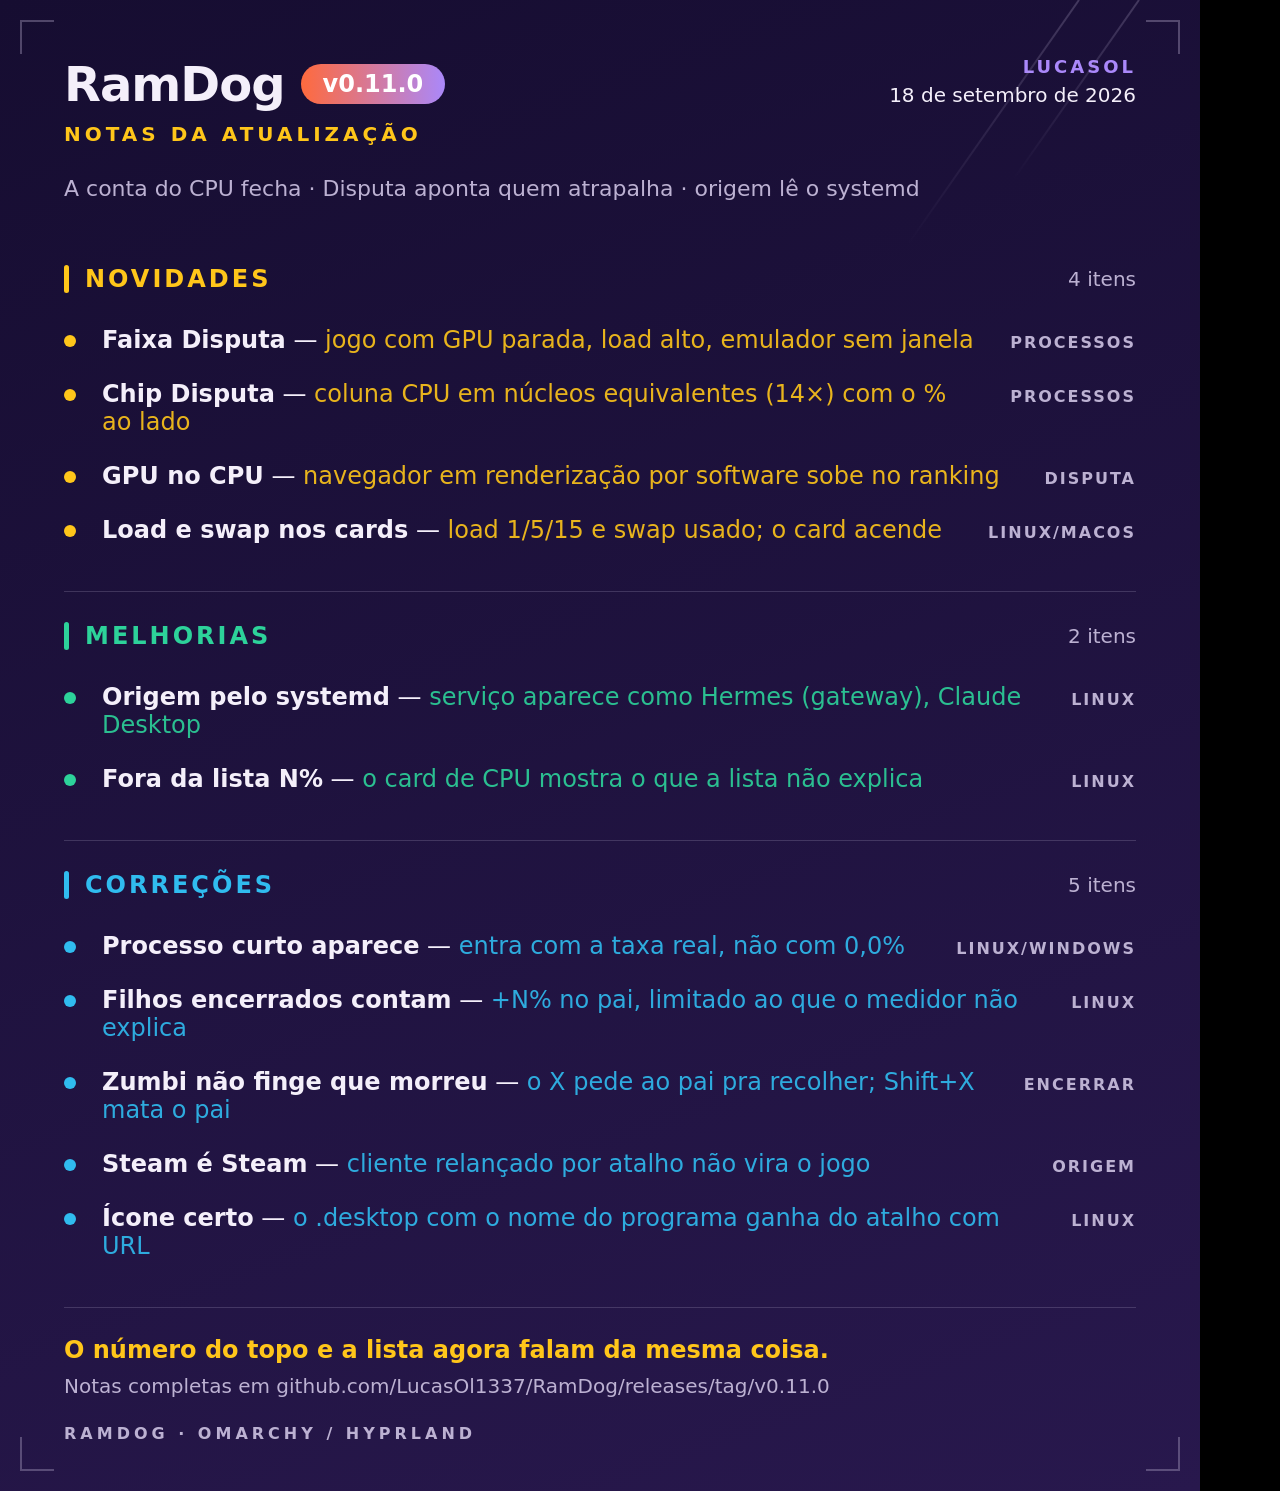
<file: docs/media/banners/patch-0110.html>
<!doctype html>
<html lang="pt-BR">
<head>
<meta charset="utf-8">
<title>RamDog v0.11.0 — notas da atualização</title>
<style>
  @font-face { font-family: "Adwaita Sans"; src: local("Adwaita Sans"); }
  :root {
    --bg0: #160D31; --bg1: #28184D;
    --txt: #F4EFFA; --sub: #BCB1D2; --line: rgba(188,177,210,.22);
    --new: #FFC61A; --imp: #2DD29A; --fix: #30BCEF; --sys: #AA88FA;
  }
  * { box-sizing: border-box; }
  html, body { margin: 0; padding: 0; }
  html { background: #000; }
  body {
    width: 1200px;
    color: var(--txt);
    font-family: "Adwaita Sans", "Inter", "Segoe UI", system-ui, sans-serif;
    -webkit-font-smoothing: antialiased;
  }
  .page { position: relative; padding: 56px 64px 48px; background: linear-gradient(160deg, var(--bg0) 0%, var(--bg1) 100%); }
  .corner { position: absolute; width: 34px; height: 34px; border: 2px solid rgba(188,177,210,.35); }
  .corner.tl { top: 20px; left: 20px; border-right: 0; border-bottom: 0; }
  .corner.tr { top: 20px; right: 20px; border-left: 0; border-bottom: 0; }
  .corner.bl { bottom: 20px; left: 20px; border-right: 0; border-top: 0; }
  .corner.br { bottom: 20px; right: 20px; border-left: 0; border-top: 0; }
  .stripe { position: absolute; top: 0; right: 120px; width: 2px; height: 300px; background: linear-gradient(180deg, rgba(188,177,210,.25), transparent); transform: rotate(35deg); transform-origin: top; }
  .stripe.s2 { right: 60px; height: 220px; }
  header { display: flex; justify-content: space-between; align-items: flex-start; }
  .brand { display: flex; align-items: center; gap: 16px; }
  .brand h1 { margin: 0; font-size: 48px; font-weight: 800; letter-spacing: -1px; }
  .pill { padding: 6px 22px; border-radius: 999px; font-size: 24px; font-weight: 700; color: #fff; background: linear-gradient(90deg, #FF6A3D, #AA88FA); }
  .who { text-align: right; }
  .who .org { color: var(--sys); font-weight: 800; letter-spacing: 3px; font-size: 18px; }
  .who .date { color: var(--txt); font-size: 20px; margin-top: 6px; }
  .kicker { margin-top: 10px; color: var(--new); font-weight: 800; letter-spacing: 4px; font-size: 20px; }
  .lede { margin-top: 30px; color: var(--sub); font-size: 22px; }
  section { border-top: 1px solid var(--line); margin-top: 34px; padding-top: 30px; }
  section:first-of-type { border-top: 0; }
  .head { display: flex; justify-content: space-between; align-items: center; }
  .head .t { display: flex; align-items: center; gap: 16px; font-weight: 800; letter-spacing: 3px; font-size: 24px; }
  .head .bar { width: 5px; height: 28px; border-radius: 3px; }
  .head .n { color: var(--sub); font-size: 20px; }
  ul { list-style: none; margin: 20px 0 0; padding: 0; }
  li { display: grid; grid-template-columns: 26px 1fr auto; align-items: baseline; column-gap: 12px; padding: 13px 0; }
  li .dot { width: 12px; height: 12px; border-radius: 50%; position: relative; top: -1px; }
  li .txt { font-size: 24px; }
  li .txt b { font-weight: 700; color: var(--txt); }
  li .txt span { color: var(--txt); opacity: .9; }
  li .area { color: var(--sub); font-weight: 700; letter-spacing: 2px; font-size: 16px; padding-left: 24px; white-space: nowrap; }
  .new .bar, .new .dot { background: var(--new); } .new .txt span { color: var(--new); } .new .t { color: var(--new); }
  .imp .bar, .imp .dot { background: var(--imp); } .imp .txt span { color: var(--imp); } .imp .t { color: var(--imp); }
  .fix .bar, .fix .dot { background: var(--fix); } .fix .txt span { color: var(--fix); } .fix .t { color: var(--fix); }
  .sys .bar, .sys .dot { background: var(--sys); } .sys .txt span { color: var(--sys); } .sys .t { color: var(--sys); }
  footer { border-top: 1px solid var(--line); margin-top: 34px; padding-top: 28px; }
  footer .tag { color: var(--new); font-weight: 700; font-size: 24px; }
  footer .more { color: var(--sub); font-size: 20px; margin-top: 10px; }
  footer .mark { color: var(--sub); font-weight: 800; letter-spacing: 4px; font-size: 16px; margin-top: 26px; }
</style>
</head>
<body>
<div class="page">
  <div class="corner tl"></div><div class="corner tr"></div><div class="corner bl"></div><div class="corner br"></div>
  <div class="stripe"></div><div class="stripe s2"></div>

  <header>
    <div>
      <div class="brand"><h1>RamDog</h1><span class="pill">v0.11.0</span></div>
      <div class="kicker">NOTAS DA ATUALIZAÇÃO</div>
    </div>
    <div class="who">
      <div class="org">LUCASOL</div>
      <div class="date">18 de setembro de 2026</div>
    </div>
  </header>

  <div class="lede">A conta do CPU fecha · Disputa aponta quem atrapalha · origem lê o systemd</div>

  <section class="new">
    <div class="head"><div class="t"><span class="bar"></span>NOVIDADES</div><div class="n">4 itens</div></div>
    <ul>
      <li><i class="dot"></i><div class="txt"><b>Faixa Disputa</b> — <span>jogo com GPU parada, load alto, emulador sem janela</span></div><div class="area">PROCESSOS</div></li>
      <li><i class="dot"></i><div class="txt"><b>Chip Disputa</b> — <span>coluna CPU em núcleos equivalentes (14×) com o % ao lado</span></div><div class="area">PROCESSOS</div></li>
      <li><i class="dot"></i><div class="txt"><b>GPU no CPU</b> — <span>navegador em renderização por software sobe no ranking</span></div><div class="area">DISPUTA</div></li>
      <li><i class="dot"></i><div class="txt"><b>Load e swap nos cards</b> — <span>load 1/5/15 e swap usado; o card acende</span></div><div class="area">LINUX/MACOS</div></li>
    </ul>
  </section>

  <section class="imp">
    <div class="head"><div class="t"><span class="bar"></span>MELHORIAS</div><div class="n">2 itens</div></div>
    <ul>
      <li><i class="dot"></i><div class="txt"><b>Origem pelo systemd</b> — <span>serviço aparece como Hermes (gateway), Claude Desktop</span></div><div class="area">LINUX</div></li>
      <li><i class="dot"></i><div class="txt"><b>Fora da lista N%</b> — <span>o card de CPU mostra o que a lista não explica</span></div><div class="area">LINUX</div></li>
    </ul>
  </section>

  <section class="fix">
    <div class="head"><div class="t"><span class="bar"></span>CORREÇÕES</div><div class="n">5 itens</div></div>
    <ul>
      <li><i class="dot"></i><div class="txt"><b>Processo curto aparece</b> — <span>entra com a taxa real, não com 0,0%</span></div><div class="area">LINUX/WINDOWS</div></li>
      <li><i class="dot"></i><div class="txt"><b>Filhos encerrados contam</b> — <span>+N% no pai, limitado ao que o medidor não explica</span></div><div class="area">LINUX</div></li>
      <li><i class="dot"></i><div class="txt"><b>Zumbi não finge que morreu</b> — <span>o X pede ao pai pra recolher; Shift+X mata o pai</span></div><div class="area">ENCERRAR</div></li>
      <li><i class="dot"></i><div class="txt"><b>Steam é Steam</b> — <span>cliente relançado por atalho não vira o jogo</span></div><div class="area">ORIGEM</div></li>
      <li><i class="dot"></i><div class="txt"><b>Ícone certo</b> — <span>o .desktop com o nome do programa ganha do atalho com URL</span></div><div class="area">LINUX</div></li>
    </ul>
  </section>

  <footer>
    <div class="tag">O número do topo e a lista agora falam da mesma coisa.</div>
    <div class="more">Notas completas em github.com/LucasOl1337/RamDog/releases/tag/v0.11.0</div>
    <div class="mark">RAMDOG · OMARCHY / HYPRLAND</div>
  </footer>
</div>
</body>
</html>
</file>
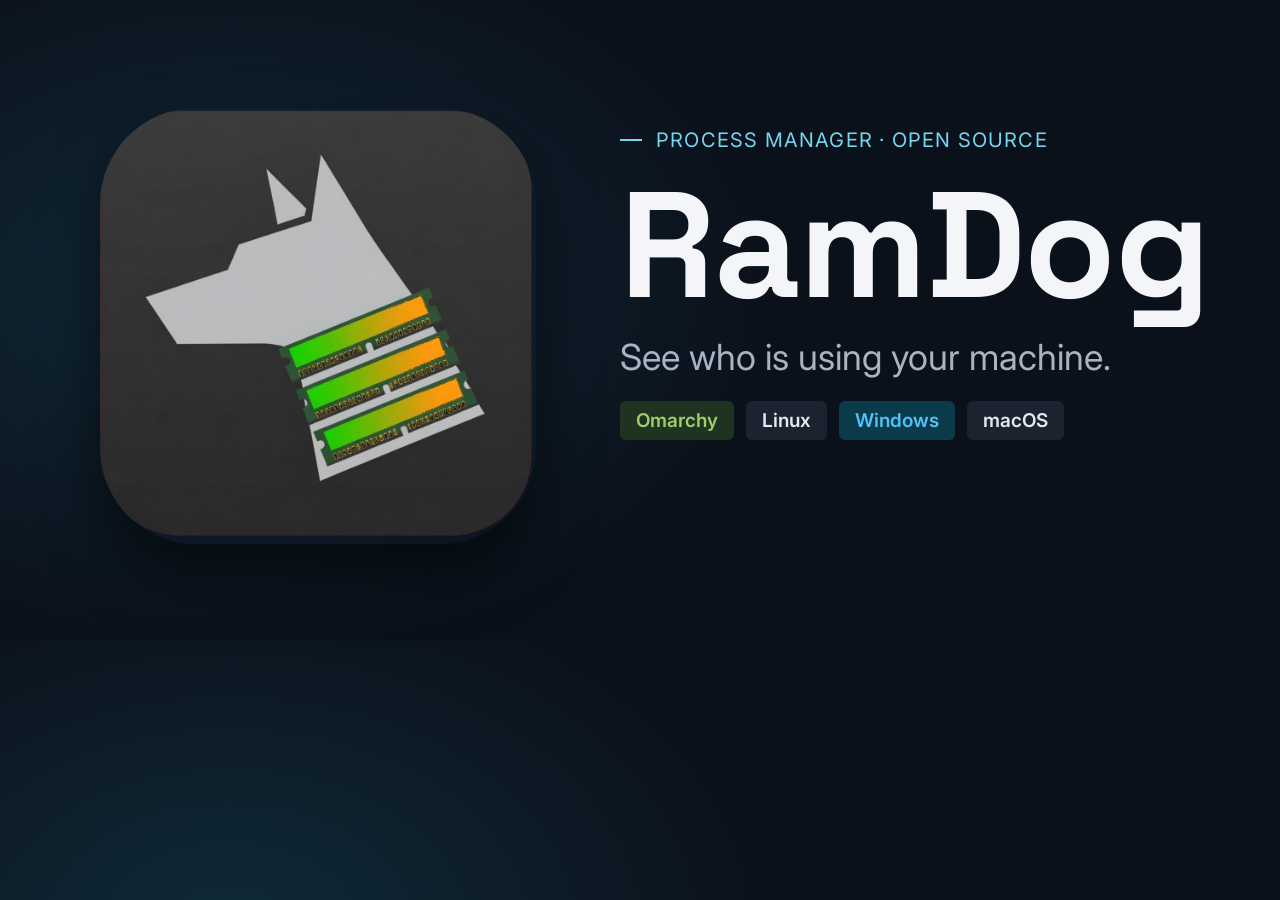
<file: docs/media/banners/src/hero-en.html>
<!doctype html><html><head><meta charset="utf-8"><link rel="stylesheet" href="common.css"><style>
body { width: 1920px; height: 640px; background: radial-gradient(900px 600px at 18% 45%, #0f2a38 0%, #0b111b 60%); }
.icon { position: absolute; left: 100px; top: 108px; width: 436px; height: 436px; border-radius: 96px; box-shadow: 0 30px 60px rgba(0,0,0,.55); }
.text { position: absolute; left: 620px; top: 128px; display: flex; flex-direction: column; gap: 22px; }
.title { font-size: 150px; }
.sub { font-size: 36px; margin-top: -4px; }
</style></head><body>
<img class="icon" src="icon.png">
<div class="text">
  <div class="kicker">Process manager · Open source</div>
  <div class="title">RamDog</div>
  <div class="sub">See who is using your machine.</div>
  <div class="chips"><span class="chip omarchy">Omarchy</span><span class="chip">Linux</span><span class="chip win">Windows</span><span class="chip">macOS</span></div>
</div></body></html>
</file>
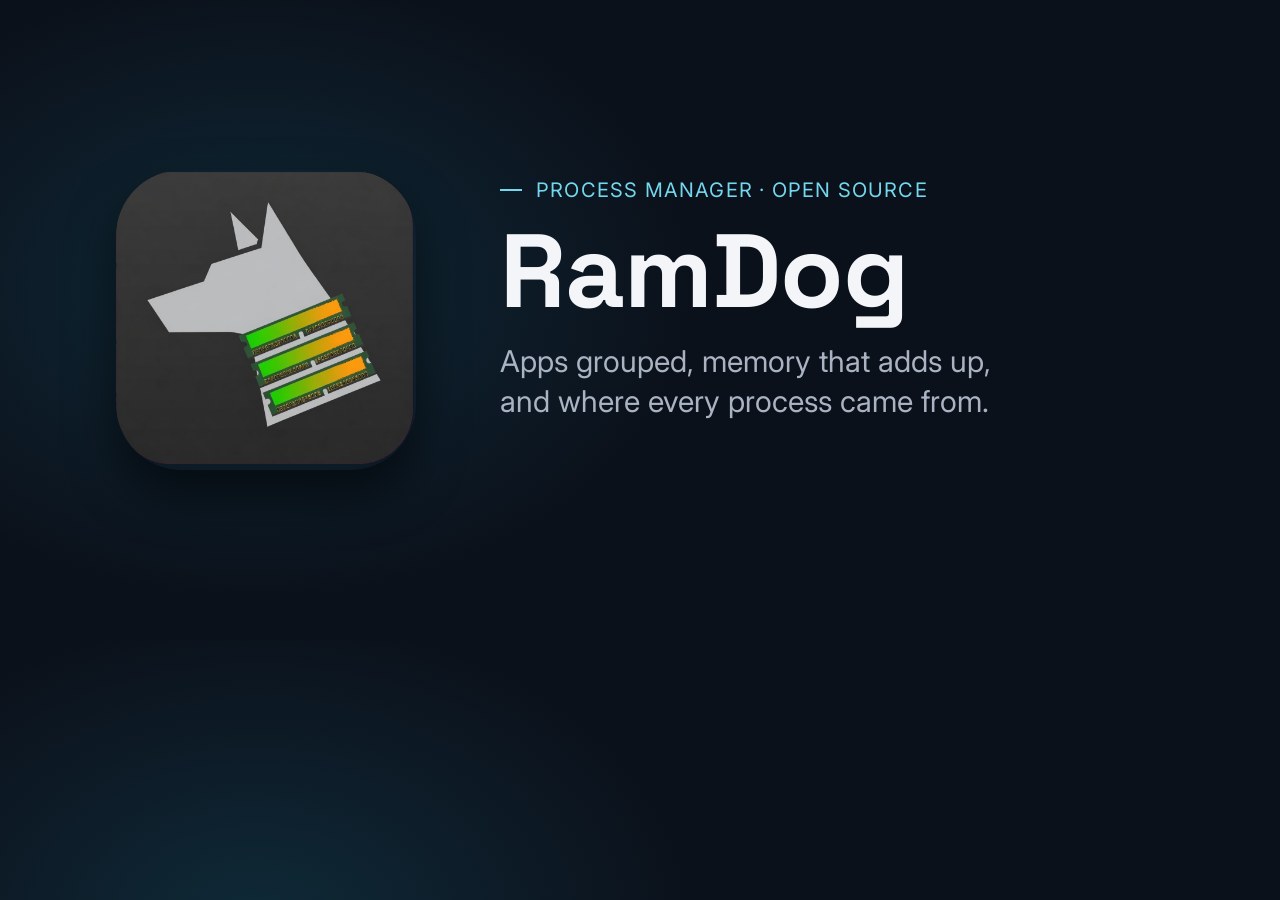
<file: docs/media/banners/src/og-en.html>
<!doctype html><html><head><meta charset="utf-8"><link rel="stylesheet" href="common.css"><style>
body { width: 1280px; height: 640px; background: radial-gradient(700px 500px at 20% 45%, #0f2a38 0%, #0b111b 62%); }
.icon { position: absolute; left: 116px; top: 170px; width: 300px; height: 300px; border-radius: 66px; box-shadow: 0 24px 48px rgba(0,0,0,.55); }
.text { position: absolute; left: 500px; top: 178px; display: flex; flex-direction: column; gap: 20px; }
.title { font-size: 104px; }
.sub { font-size: 30px; line-height: 1.35; }
</style></head><body>
<img class="icon" src="icon.png">
<div class="text">
  <div class="kicker">Process manager · Open source</div>
  <div class="title">RamDog</div>
  <div class="sub">Apps grouped, memory that adds up,<br>and where every process came from.</div>
</div></body></html>
</file>
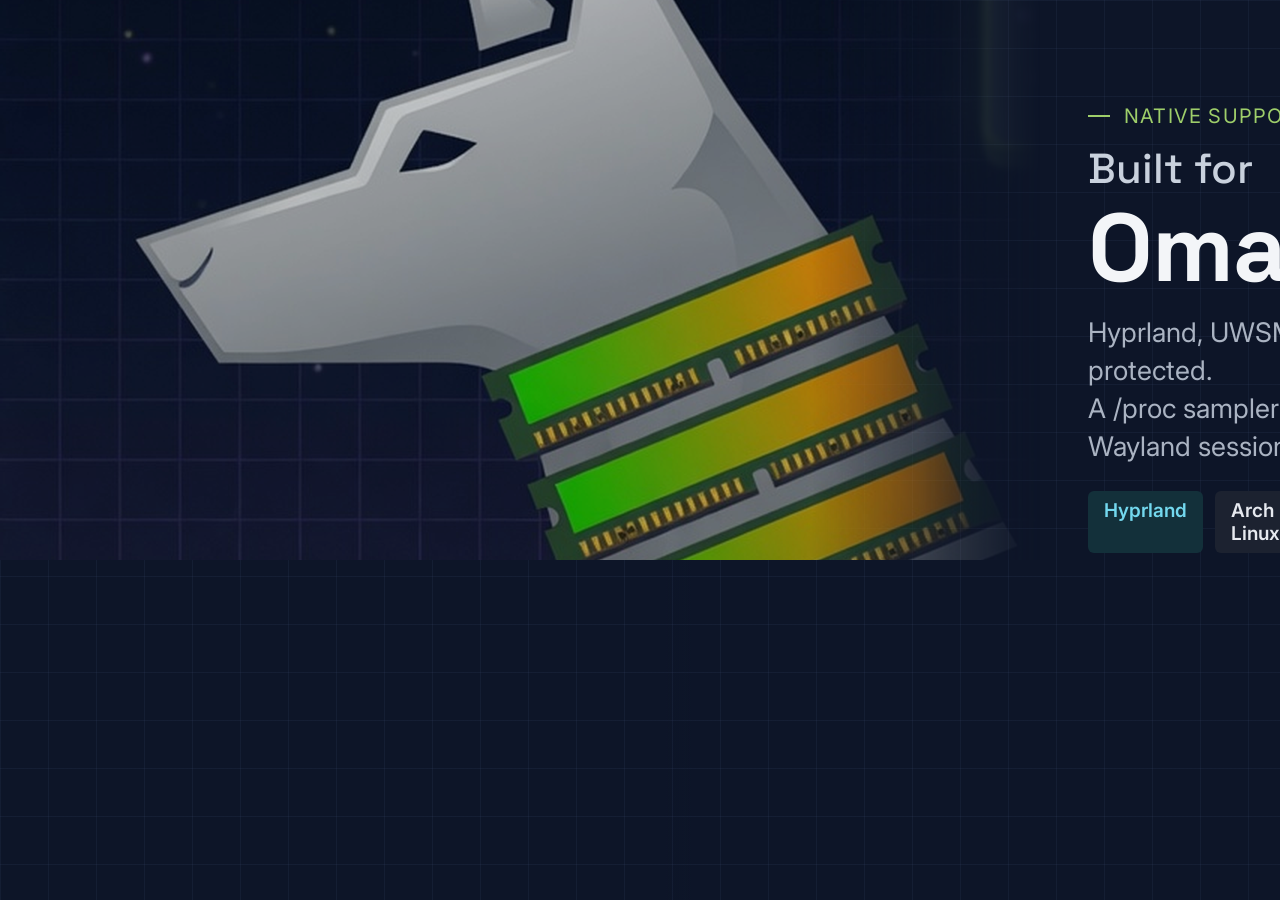
<file: docs/media/banners/src/omarchy-en.html>
<!doctype html><html><head><meta charset="utf-8"><link rel="stylesheet" href="common.css"><style>
body { width: 1920px; height: 560px; background:
  linear-gradient(90deg, rgba(11,17,27,0) 0%, rgba(11,17,27,.0) 52%, #0d1528 54%),
  #0d1528; }
.dog { position: absolute; left: 0; top: 0; width: 1040px; height: 560px;
  -webkit-mask-image: linear-gradient(90deg, #000 78%, transparent 100%); }
.grid { position: absolute; inset: 0; background-image:
  linear-gradient(rgba(115,140,200,.07) 1px, transparent 1px),
  linear-gradient(90deg, rgba(115,140,200,.07) 1px, transparent 1px);
  background-size: 48px 48px; }
.text { position: absolute; left: 1088px; top: 104px; display: flex; flex-direction: column; gap: 14px; }
.kicker { color: #9ece6a; } .kicker::before { background: #9ece6a; }
.pre { font-family: 'Space Grotesk', sans-serif; font-weight: 500; font-size: 42px; color: #c9d1dd; }
.title { font-size: 96px; margin-top: -6px; }
.sub { font-size: 27px; line-height: 1.4; margin-top: 6px; }
.chips { margin-top: 12px; }
</style></head><body>
<div class="grid"></div>
<img class="dog" src="omarchy-dog.png">
<div class="text">
  <div class="kicker">Native support</div>
  <div class="pre">Built for</div>
  <div class="title">Omarchy</div>
  <div class="sub">Hyprland, UWSM and Quickshell protected.<br>A /proc sampler built for long Wayland sessions.</div>
  <div class="chips"><span class="chip hypr">Hyprland</span><span class="chip">Arch Linux</span><span class="chip">NVIDIA + AMD</span></div>
</div></body></html>
</file>
<file: docs/media/banners/src/common.css>
@import url('https://fonts.googleapis.com/css2?family=Inter:wght@400;500;600&family=Space+Grotesk:wght@500;700&display=swap');
* { margin: 0; box-sizing: border-box; }
body { background: #0b111b; color: #f3f5f8; font-family: Inter, sans-serif; overflow: hidden; }
.kicker { font-size: 20px; letter-spacing: .06em; text-transform: uppercase; color: #73d8ee; display: flex; align-items: center; gap: 14px; }
.kicker::before { content: ""; width: 22px; height: 2px; background: #73d8ee; }
.title { font-family: 'Space Grotesk', sans-serif; font-weight: 700; letter-spacing: -.01em; line-height: .95; }
.sub { color: #aab3c2; }
.chips { display: flex; gap: 12px; }
.chip { font-weight: 600; font-size: 19px; padding: 8px 16px; border-radius: 6px; background: #1c2230; color: #e6e9ef; }
.chip.win { background: #0b3a4a; color: #4fc3f7; }
.chip.omarchy { background: #1e3320; color: #9ece6a; }
.chip.hypr { background: #13303a; color: #73d8ee; }
</file>
